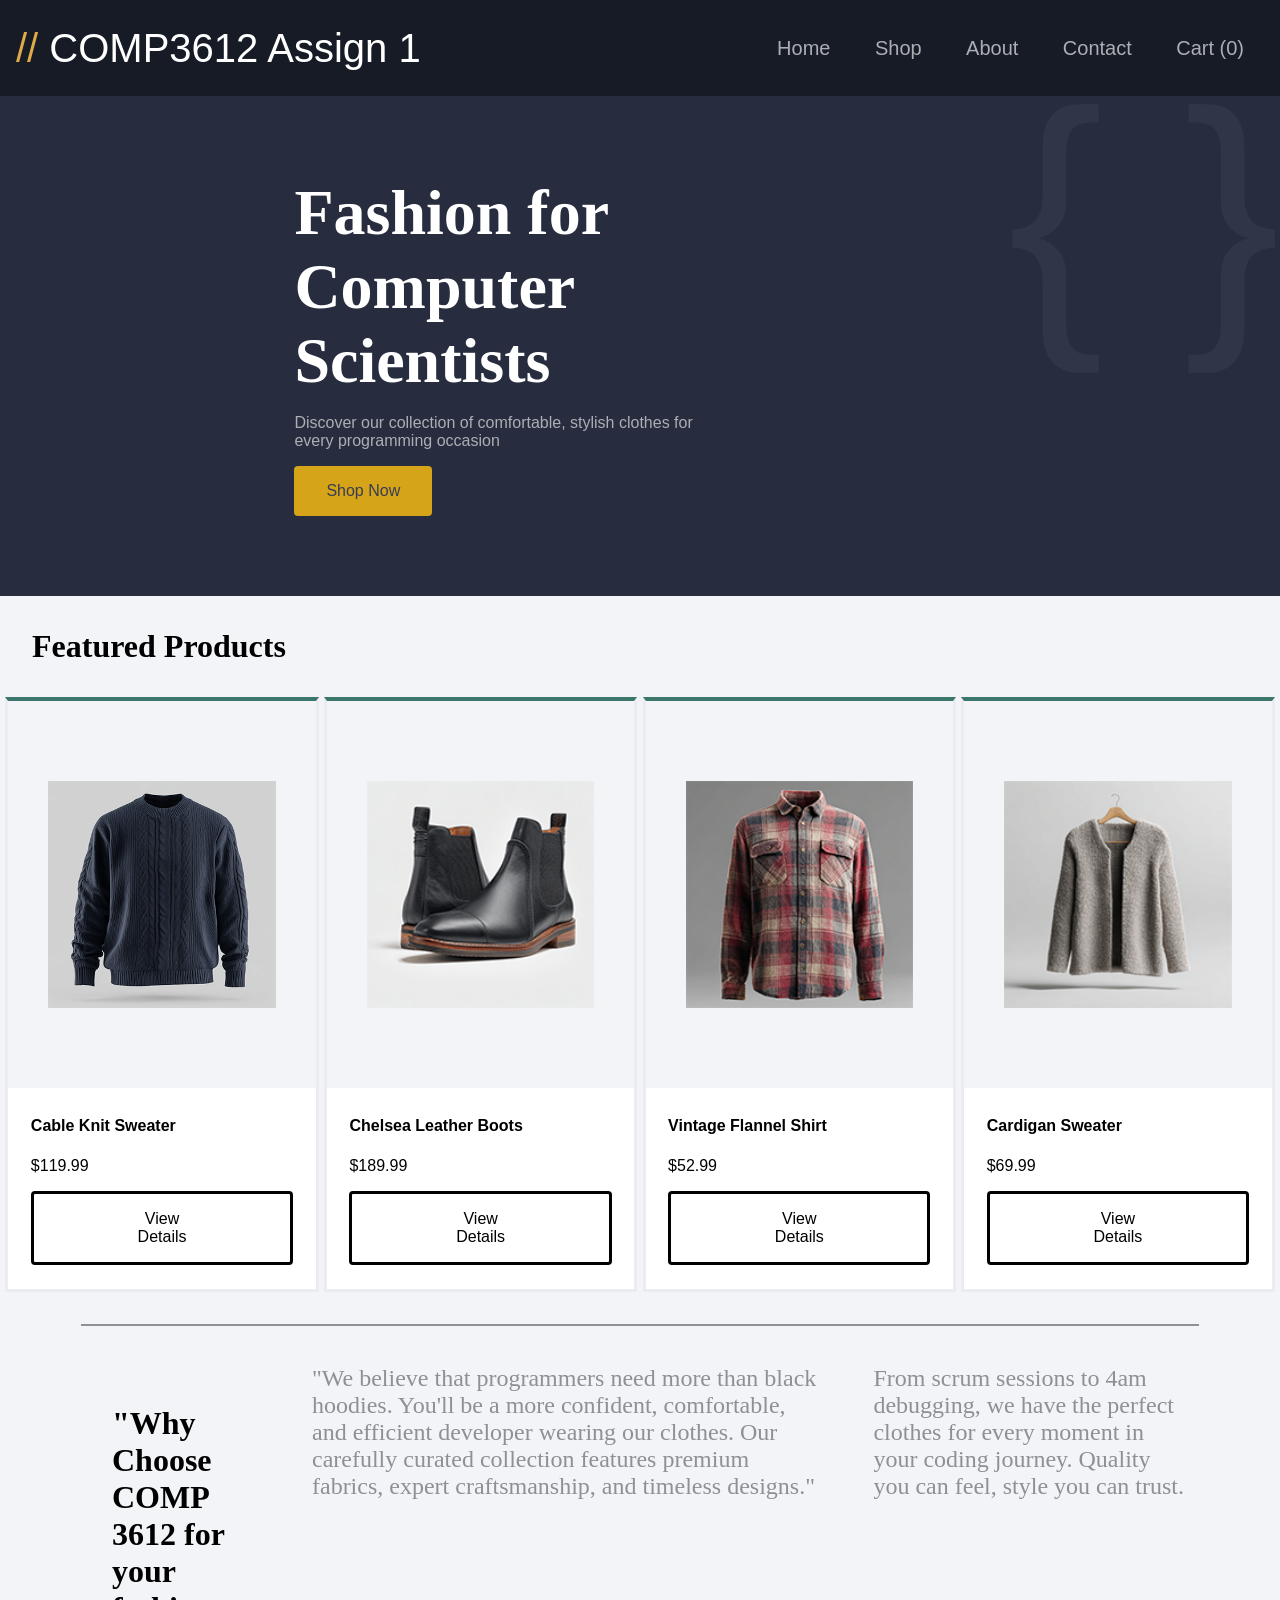
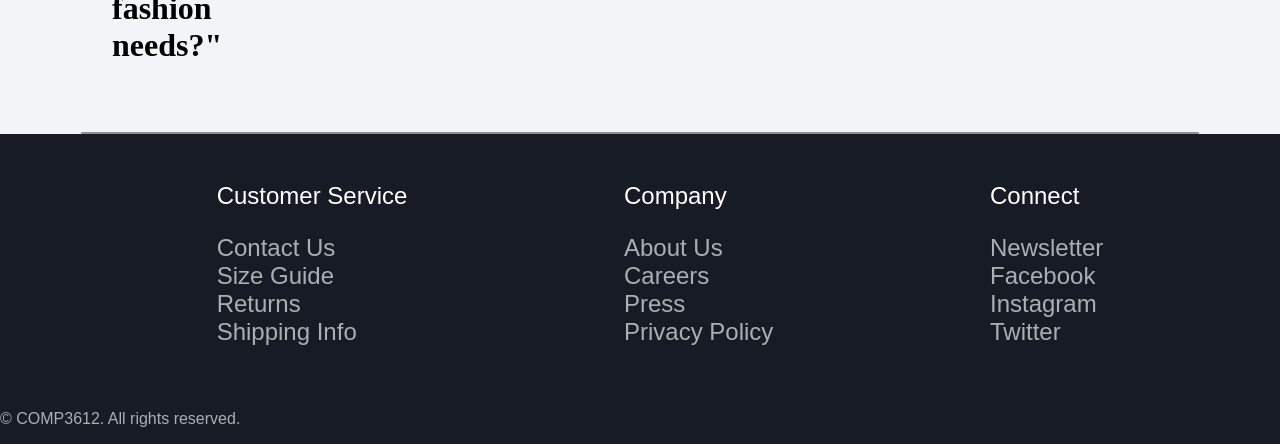
<file: assign1/instructions/index.html>
<!DOCTYPE html>
<html lang="en">
<head>
    <link rel="stylesheet" href="styles.css">
</head>
<body>
    <!-- Navigation -->
    <header>
        <h1><span>//</span> COMP3612 Assign 1</h1>
        <div class="nav-buttons">
            <a href="index.html" class="home">Home</a>
            <a href="#">Shop</a>
            <a href="about.html">About</a>
            <a href="#">Contact</a> 
            <a href="#">Cart (0)</a>
        </div>
    </header>

    <main>
        <!-- Hero Banner -->
        <section class="banner">
            <!--Scout Louden helped me with line 23 -->
            <span class="braces" aria-hidden="true">{ }</span>
            <h2>Fashion for 
                Computer 
                Scientists</h2>
            <p>Discover our collection of comfortable, stylish clothes for every programming occasion</p>
            <a href="#"> Shop Now </a>
        </section>

        <!-- Product Section -->
        <main class="container">
            <h3>Featured Products</h3>

            <article class="cards">

                <article class="card">

                    <figure id="Shirt">
                    <img src="../data/images/003-medium-front.png" alt="Featured Shirt"> 
                    </figure>
                    <div class="card-content">
                        <h4>Cable Knit Sweater</h4>
                        <p>$119.99</p>
                        <div class="card-actions">
                        <a href="product.html">View Details</a>
                        </div>
                    </div>
                </article>
                
                <article class="card">

                    <figure id="Boots">
                    <img src="../data/images/008-small-front.png" alt="Chelsea Leather Boots"> 
                    </figure>
                    <div class="card-content">
                        <h4>Chelsea Leather Boots</h4>
                        <p>$189.99</p>
                        <div class="card-actions">
                        <a href="product.html">View Details</a>
                        </div>
                    </div>
                </article>

                <article class="card">

                    <figure id="Flannel">
                    <img src="../data/images/011-small-front.png" alt="Vintage Flannel Shirt">
                    </figure>
                    <div class="card-content">
                        <h4>Vintage Flannel Shirt</h4>
                        <p>$52.99</p>
                        <div class="card-actions">
                        <a href="#">View Details</a>
                        </div>
                    </div>
                
                </article>
               
                

                <article class="card">

                    <figure id="Cardigan">
                    <img src="../data/images/009-small-front.png" alt="Cardigan Sweater"> 
                    </figure>
                    <div class="card-content">
                        <h4>Cardigan Sweater</h4>
                        <p>$69.99</p>
                        <div class="card-actions">
                        <a href="#">View Details</a>
                        </div>
                    </div>
                
                </article>
            
        </main>

        <!--Description section-->
        <section class="description">
            <h5>"Why Choose COMP 3612 for your fashion needs?"</h5>
            <p>"We believe that programmers need more than black hoodies.
                You'll be a more confident, comfortable, and efficient developer wearing our clothes.
                Our carefully curated collection features premium fabrics, expert craftsmanship, and timeless designs."</p>
            <p> From scrum sessions to 4am debugging, we have the perfect clothes for every moment in your coding journey.
                Quality you can feel, style you can trust.</p>
        </section>


        <!--Footer section-->
       <footer>
            <ul class= "customerservice">
                <p> Customer Service</p>
                <li> <a href = #> Contact Us</a> </li>
                <li> <a href = #> Size Guide </a> </li>
                <li> <a href = #> Returns</a> </li>
                <li> <a href = #> Shipping Info </a> </li>
            </ul>
 
            <ul class = "company">
                <p> Company </p>
                <li> <a href = #> About Us</a> </li>
                <li> <a href = #> Careers</a> </li>
                <li> <a href = #> Press</a> </li>
                <li> <a href = #> Privacy Policy</a> </li>
            </ul>

            <ul class = "connect">
                <p>Connect</p>
                <li> <a href = #> Newsletter</a> </li>
                <li> <a href = #> Facebook</a> </li>
                <li> <a href = #> Instagram</a> </li>
                <li> <a href = #> Twitter</a> </li>
            </ul>
            <p class="copyright">&copy COMP3612. All rights reserved.</p>
        </footer>
    </main>


</body>
</html>
</file>
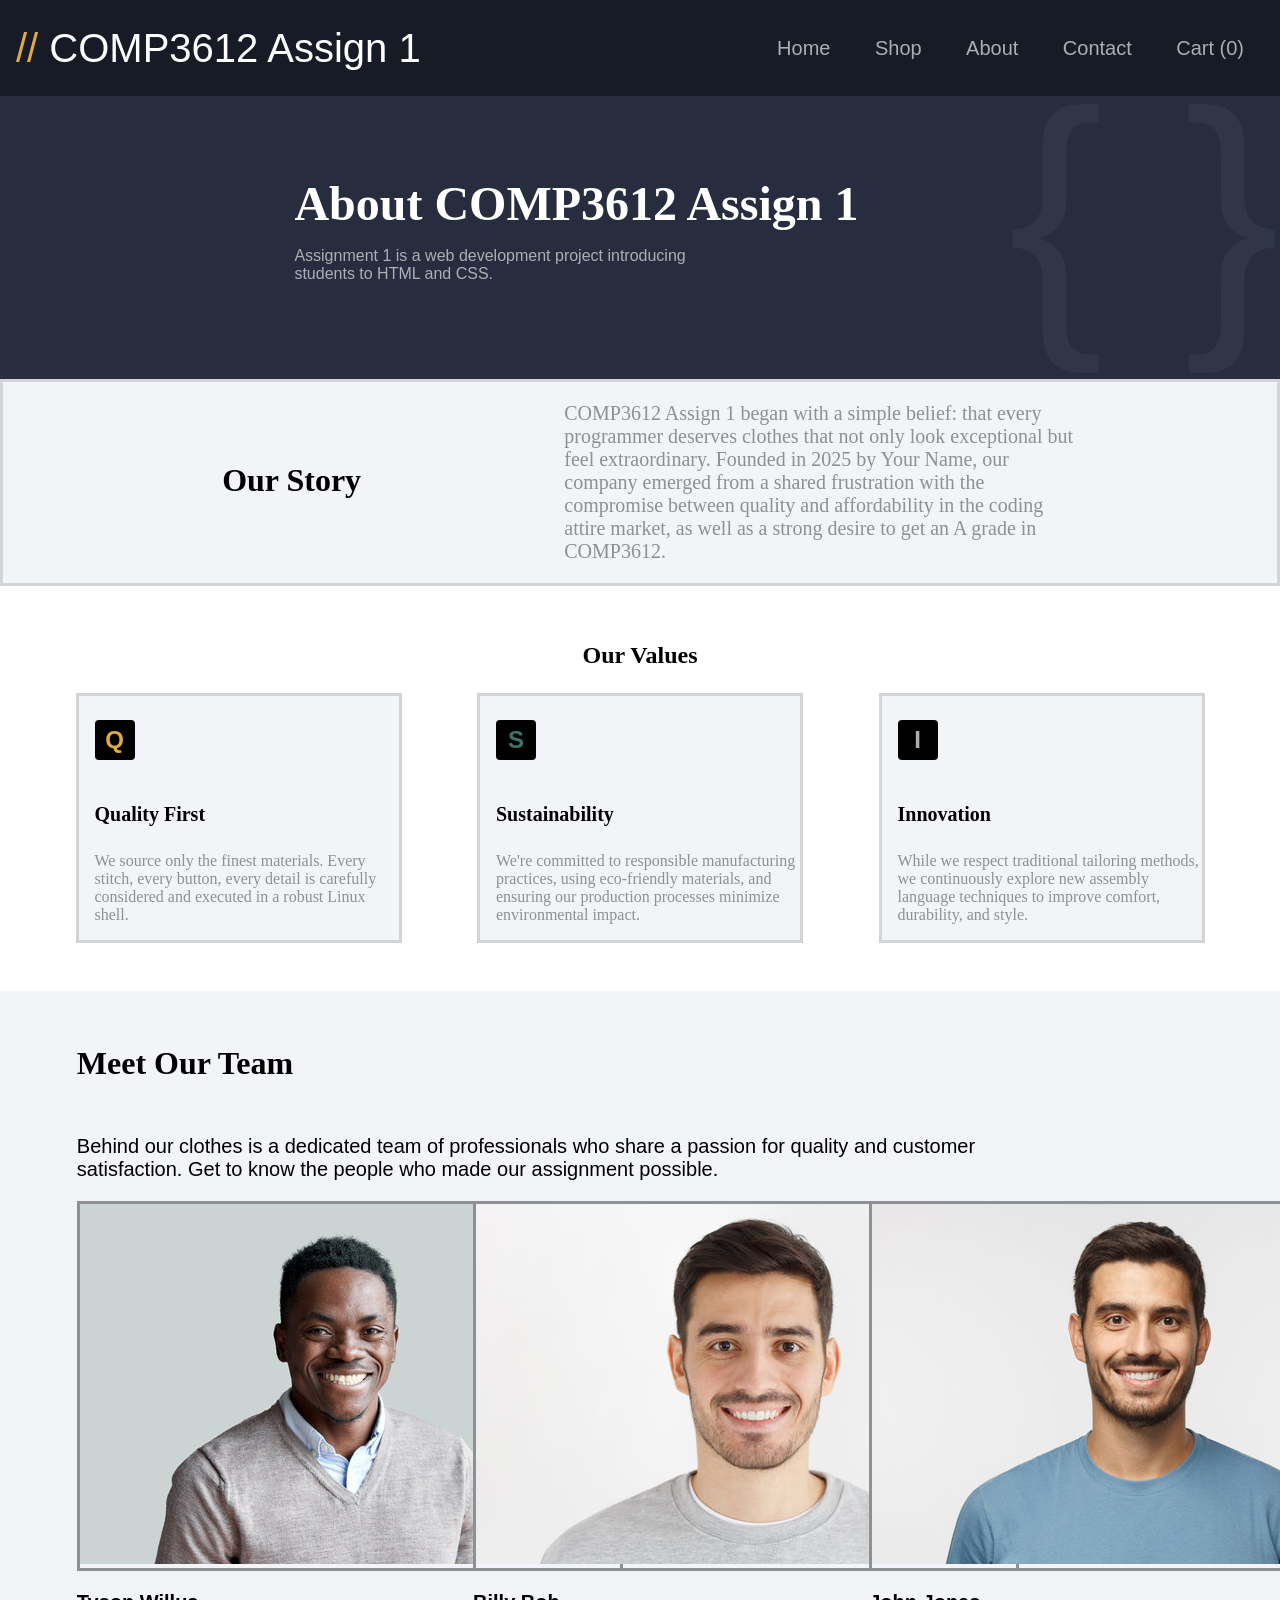
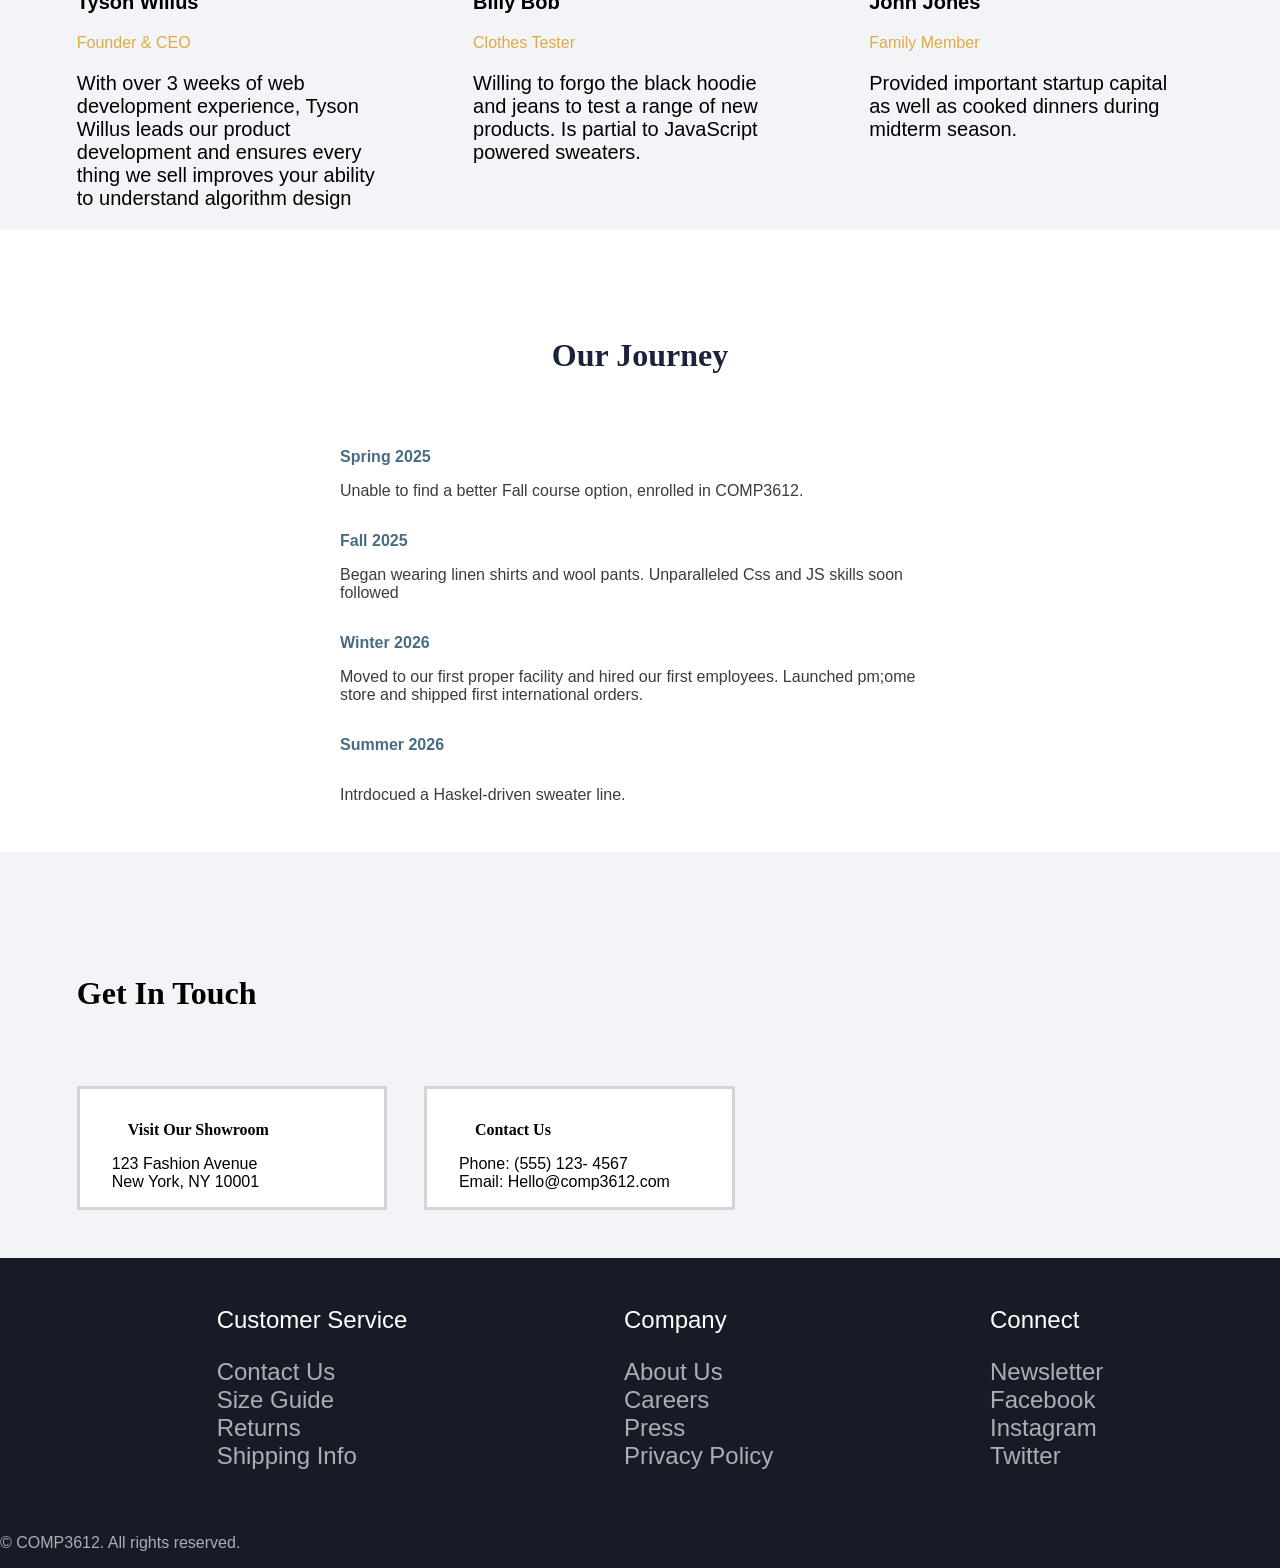
<file: assign1/instructions/about.html>
<!DOCTYPE html>
<html lang="en">
<head>
    <link rel="stylesheet" href="styles.css">
</head>
<body>
    <!-- Navigation -->
    <header>
        <h1><span>//</span> COMP3612 Assign 1</h1>
        <div class="nav-buttons">
            <a href="index.html">Home</a>
            <a href="#">Shop</a>
            <a href="about.html">About</a>
            <a href="#">Contact</a> 
            <a href="#">Cart (0)</a>
        </div>
    </header>

    <!--Hero Banner 2-->
     <main>
        <section class="banner2">
            <!--Scott Louden helped me with line 23 -->
            <span class="braces" aria-hidden="true">{ }</span>
            <h2>About COMP3612 Assign 1</h2>
            <p>Assignment 1 is a web development project introducing students to HTML and CSS.</p>
        </section>


    <!-- Our Story section -->
    <section class="story">
        <h3>Our Story </h3>
        <p> COMP3612 Assign 1 began with a simple belief: 
            that every programmer deserves clothes that not only look exceptional but feel extraordinary. 
            Founded in 2025 by Your Name, 
            our company emerged from a shared frustration with the compromise between quality
            and affordability in the coding attire market, as well as a strong desire to get an A grade in COMP3612.</p>
    </section>

     <!--Our Values section -->
    <section class="values">
        <p class="valuesheader">Our Values</p>
            <section class="value-card">
                <div class="q-box" style="color: #DFAB46;">Q</div>
                <h4>Quality First</h4>
                <p>We source only the finest materials.
                    Every stitch, every button, every detail
                    is carefully considered and executed in a robust Linux
                    shell.
                </p>
            </section>
            <section class="value-card">
                <div class="s-box" style="color: #3a766b;">S</div>
                <h4>Sustainability</h4>
                <p>We're committed to responsible manufacturing practices,
                    using eco-friendly materials, and ensuring our production
                    processes minimize environmental impact.
                </p>
            </section>
            <section class="value-card">
                <div class="i-box" style="color: #abafb4;">I</div> 
                <h4>Innovation</h4>
                <p>While we respect traditional tailoring
                    methods, we continuously explore new assembly
                    language techniques to improve comfort,
                    durability, and style.
                </p>
            </section>
    </section>
       
    <!--Meet our team section-->
    <section class ="meetteambanner">
        <h5>Meet Our Team</h5>
        <p>Behind our clothes is a dedicated team of professionals
            who share a passion for quality and customer satisfaction.
            Get to know the people who made our assignment possible.
        </p>
        
        <article class = "teamcard">
            <figure class="team-photo">
                <img src = "../data/images/team 1.jpg" alt = "Photo 1">
            </figure>
            
            <p class="yourname"> Tyson Willus</p>
            <div class="jobtitle">Founder & CEO</div>
            <p>With over 3 weeks of web development experience, Tyson Willus
                leads our product development and ensures every thing 
                we sell improves your ability to understand algorithm design</p>
        </article>

        <article class = "teamcard">
            <figure class="team-photo">
                <img src = "../data/images/team 2.jpg" alt = "Photo 2">
            </figure>
        
            <p class="yourname"> Billy Bob</p>
            <div class="jobtitle">Clothes Tester</div>
            <p>Willing to forgo the black hoodie and jeans to test a range of new
                products. Is partial to JavaScript powered sweaters.
            </p>
            
        </article>
         <article class = "teamcard">
            <figure class="team-photo">
                <img src = "../data/images/team 3.jpg" alt = "Photo 3">
            </figure>
            
            <p class="yourname"> John Jones</p>
            <div class="jobtitle">Family Member</div>
            <p>Provided important startup capital as well as cooked
                dinners during midterm season.
            </p>
        </article>
    
    </section>

    <!-- Our Journey section-->
    <section class="journey">
            <h6>Our Journey</h6>
        <ul class="journey-list">
            <li> <div class = "season">Spring 2025</div> 
                <p>Unable to find a better Fall course option, enrolled in COMP3612.</p> 
            </li>

            <li> <div class = "season">Fall 2025</div>
                <p>Began wearing linen shirts and wool pants. Unparalleled Css and JS skills soon followed</p>
            </li>

            <li> <div class = "season">Winter 2026</div> 
                <p>Moved to our first proper facility and hired our first employees. Launched pm;ome store and shipped first international orders.</p>
            </li>
            <li> <div class = "season"> Summer 2026</div> </li>
            <p>Intrdocued a Haskel-driven sweater line.</p>
            </li>
        </ul>
    </section>


    <!--Get in Touch section-->
    <section class="contact">
        <h6>Get In Touch</h6>
        <article class ="contactcard">
            <div> Visit Our Showroom</div>
            <p>123 Fashion Avenue</p>
            <p>New York, NY 10001</p>
        </article>

        <article class ="contactcard">
            <div> Contact Us</div>
            <p>Phone: (555) 123- 4567</p>
            <p>Email: Hello@comp3612.com</p>
        </article>

    </section>

    <!-- Footer Section -->
    <footer>
            <ul class= "customerservice">
                <p> Customer Service</p>
                <li> <a href = #> Contact Us</a> </li>
                <li> <a href = #> Size Guide </a> </li>
                <li> <a href = #> Returns</a> </li>
                <li> <a href = #> Shipping Info </a> </li>
            </ul>

            <ul class = "company">
                <p> Company </p>
                <li> <a href = #> About Us</a> </li>
                <li> <a href = #> Careers</a> </li>
                <li> <a href = #> Press</a> </li>
                <li> <a href = #> Privacy Policy</a> </li>
            </ul>

            <ul class = "connect">
                <p>Connect</p>
                <li> <a href = #> Newsletter</a> </li>
                <li> <a href = #> Facebook</a> </li>
                <li> <a href = #> Instagram</a> </li>
                <li> <a href = #> Twitter</a> </li>
            </ul>
            <p class="copyright">&copy COMP3612. All rights reserved.</p>
        </footer>

    </main>
</body>
</html>
</file>
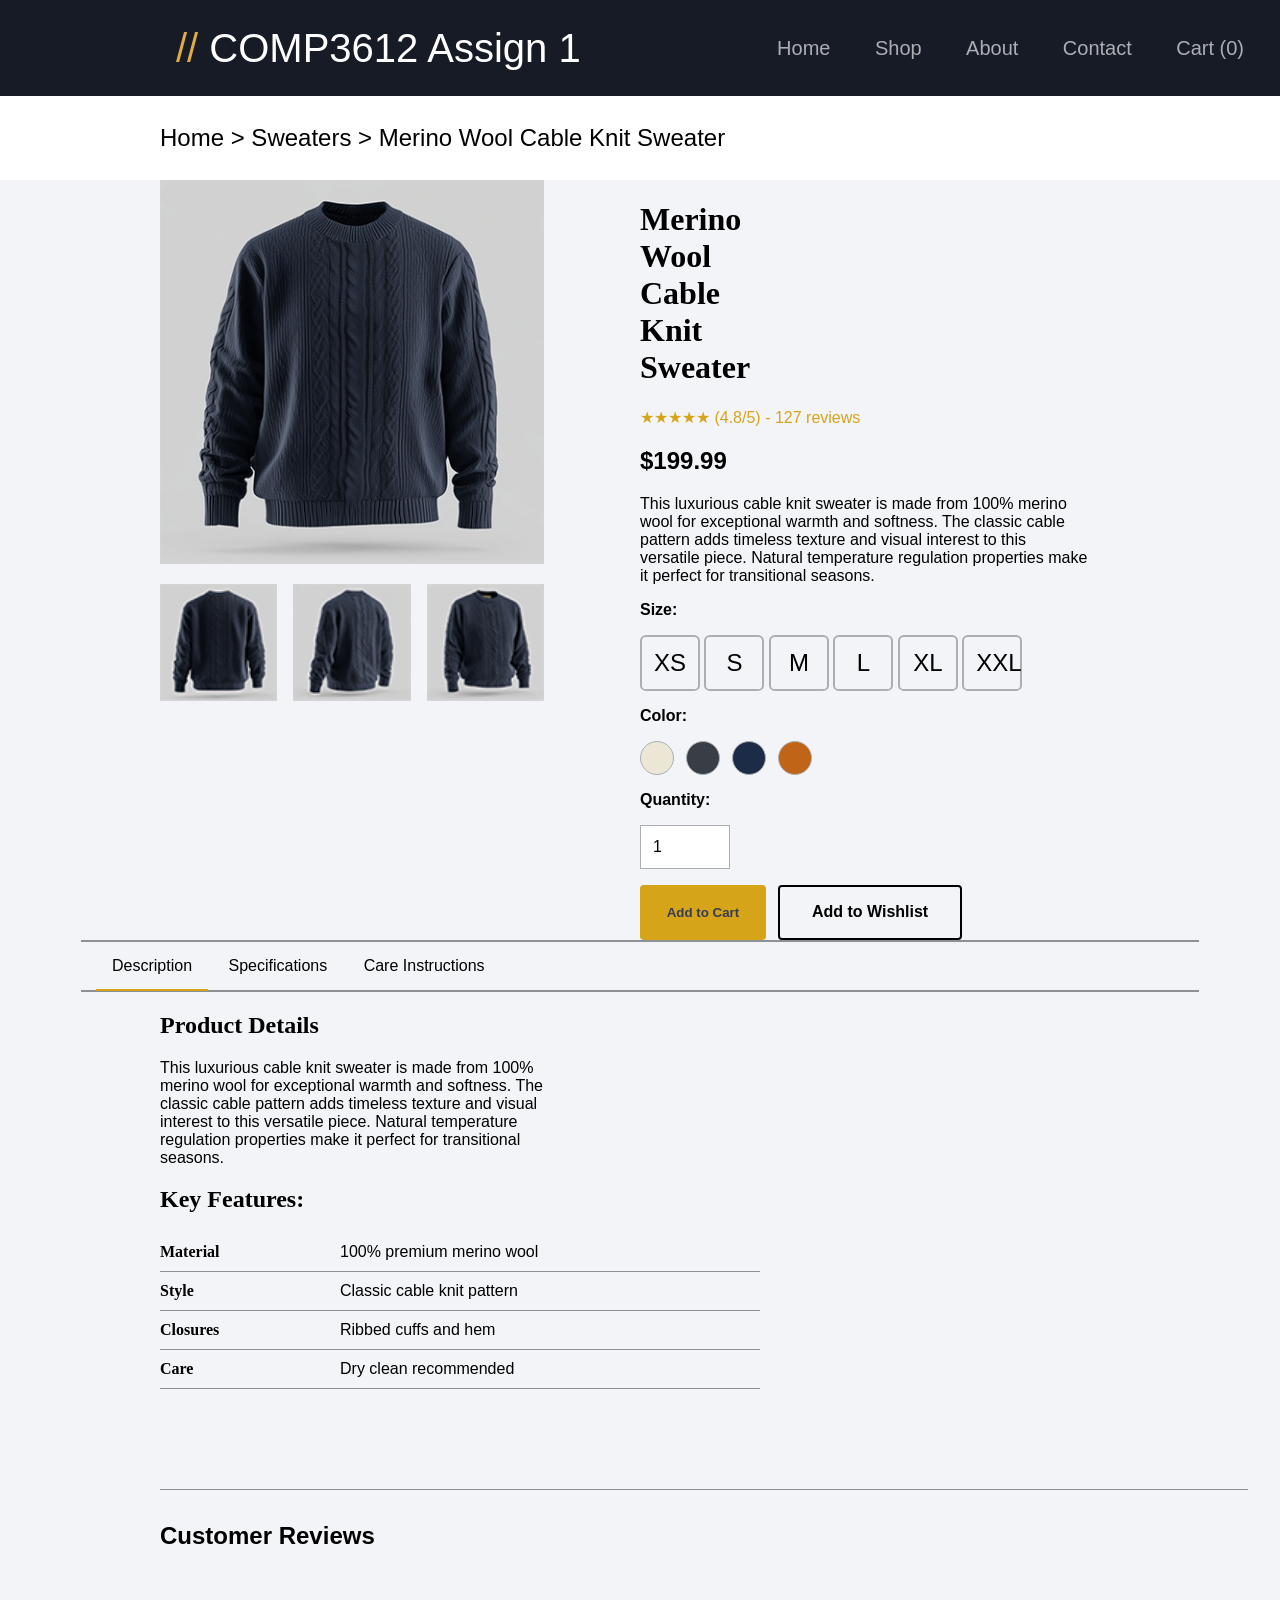
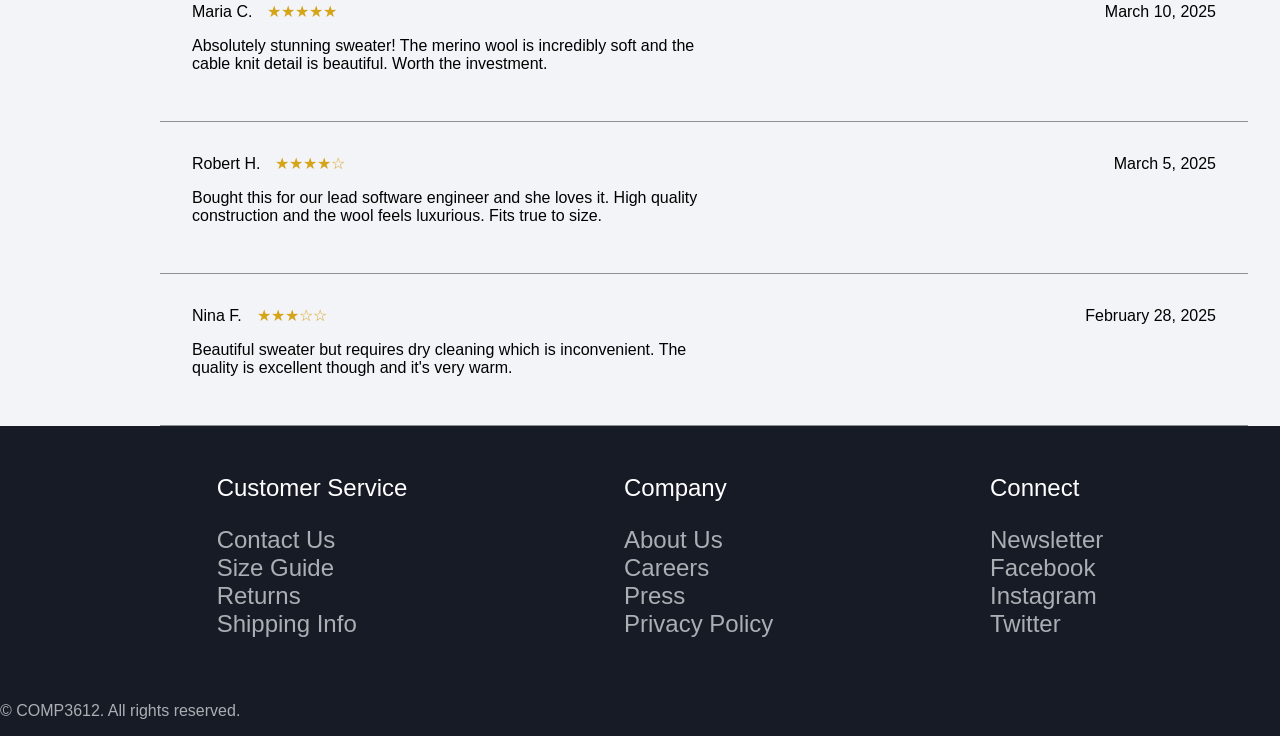
<file: assign1/instructions/product.html>
<!DOCTYPE html>
<html lang="en">
<head>
    <link rel="stylesheet" href="styles.css">
</head>
<body>
    <!-- Navigation -->
    <header class="productheader">
        <h1><span>//</span> COMP3612 Assign 1</h1>
        <div class="nav-buttons">
            <a href="index.html">Home</a>
            <a href="#">Shop</a>
            <a href="about.html">About</a>
            <a href="#">Contact</a> 
            <a href="#">Cart (0)</a>
        </div>
    </header>


    <!--Breadcrumb trail-->
    <section class="breadcrumb">
        <p>Home > Sweaters > Merino Wool Cable Knit Sweater</p>
    </section>

    <!--Product showcase-->
    <div class="grid-container">
        <div class = "images">
            <img src = "../data/images/003-medium-front.png" alt="Main Shirt">
            <div class = "small-images">
                <img src = "../data/images/003-thumb-back.png" alt="Small Shirt">
                <img src = "../data/images/003-thumb-back-angle.png" alt="Small Shirt">
                <img src = "../data/images/003-thumb-front-angle.png" alt="Small Shirt"> 
            </div>

        </div>
        <div class = "details">
            <h1>Merino Wool Cable Knit Sweater</h1>
            <div class = "reviews">
                <p>&#9733;&#9733;&#9733;&#9733;&#9733; (4.8/5) - 127 reviews </p>
            </div>
            <h2>$199.99</h2>
            <p> This luxurious cable knit sweater is made from 100% merino wool for exceptional warmth and softness. The classic cable pattern adds timeless texture and visual interest to this versatile piece. Natural temperature regulation properties make it perfect for transitional seasons.</p>
            <h3>Size:</h3>
            <div class = "size-options">
                <a href = "#">XS</a>
                <a href = "#">S</a>
                <a href = "#">M</a>
                <a href = "#">L</a>
                <a href = "#">XL</a>
                <a href = "#">XXL</a>
            </div>
            <h3>Color:</h3>
            <div class = "color">
                <div class = "color1" style = "background-color: #ece6d4;"></div>
                <div class = "color2" style = "background-color: #393d46;"></div>
                <div class = "color3" style = "background-color: #1c2b46;"></div>
                <div class = "color4" style = "background-color: #c06517;"></div>
                
            </div>
            <h3>Quantity:</h3>
            <div class = "quantity">
                <p>1</p>
            </div>

            <div class = "buttons">
                    <form method="post" action="https://www.randyconnolly.com/tests/process.php">
                        <input type = "submit" value="Add to Cart"/>
                    </form>

                <a href = "#">Add to Wishlist</a>
            </div>
        </div>
    </div>

    <!--Navigation Specifications Care Instructions section-->
    <div class="description">
        <div class = "tabs">
            <a href ="#" class="active"> Description</a>
            <a href ="#"> Specifications</a>
            <a href ="#"> Care Instructions</a>
        </div>
    </div> 

    <!--Product Details-->
    <section class="productdetails">
        <h1> Product Details </h1>
        <p> This luxurious cable knit sweater is made from 100% merino wool for exceptional warmth and softness. The classic cable pattern adds timeless texture and visual interest to this versatile piece. Natural temperature regulation properties make it perfect for transitional seasons.</p>
        <div class = "features">
            <h2>Key Features:</h2>
            <div class = "featuresrow">
                <div>Material</div>
                <p>100% premium merino wool</p>
            </div>

            <div class = "featuresrow">
                <div>Style</div>
                <p>Classic cable knit pattern</p>
            </div>

            <div class = "featuresrow">
                <div>Closures</div>
                <p>Ribbed cuffs and hem</p>
            </div>

            <div class = "featuresrow">
                <div>Care</div>
                <p>Dry clean recommended</p>
            </div>

    </section>

    <!--Customer reviews section-->
    <section class = "customerreviews">
        <h1>Customer Reviews</h1>
        <div class="customer">
            <div class="review-top">
                <div class="name-and-stars">
                    <span class="name">Maria C.</span>
                    <span class="stars">&#9733;&#9733;&#9733;&#9733;&#9733;</span>
                </div>
                <span class="date">March 10, 2025</span>
            </div>
            <p>Absolutely stunning sweater! The merino wool is incredibly soft and the cable knit detail is beautiful. Worth the investment.</p>
        </div>

        <div class="customer">
            <div class="review-top">
                <div class="name-and-stars">
                    <span class="name">Robert H.</span>
                    <span class="stars">&#9733;&#9733;&#9733;&#9733;&#9734;</span>
                </div>
                <span class="date">March 5, 2025</span>
            </div>
            <p>Bought this for our lead software engineer and she loves it. High quality construction and the wool feels luxurious. Fits true to size.</p>
        </div>

        <div class="customer">
            <div class="review-top">
                <div class="name-and-stars">
                    <span class="name">Nina F.</span>
                    <span class="stars">&#9733;&#9733;&#9733;&#9734;&#9734;</span>
                </div>
                <span class="date">February 28, 2025</span>
            </div>
            <p>Beautiful sweater but requires dry cleaning which is inconvenient. The quality is excellent though and it's very warm.</p>
        </div>
        



    </section>
    <!-- Footer section -->
    <footer>
        <ul class= "customerservice">
            <p> Customer Service</p>
            <li> <a href = #> Contact Us</a> </li>
            <li> <a href = #> Size Guide </a> </li>
            <li> <a href = #> Returns</a> </li>
            <li> <a href = #> Shipping Info </a> </li>
        </ul>
 
        <ul class = "company">
            <p> Company </p>
            <li> <a href = #> About Us</a> </li>
            <li> <a href = #> Careers</a> </li>
            <li> <a href = #> Press</a> </li>
            <li> <a href = #> Privacy Policy</a> </li>
        </ul>

        <ul class = "connect">
            <p>Connect</p>
            <li> <a href = #> Newsletter</a> </li>
            <li> <a href = #> Facebook</a> </li>
            <li> <a href = #> Instagram</a> </li>
            <li> <a href = #> Twitter</a> </li>
        </ul>
        <p class="copyright">&copy COMP3612. All rights reserved.</p>
    </footer>

</body>
</html>
</file>
<file: assign1/instructions/styles.css>
body {
    margin: 0;
    padding: 0;
    font-family:   Roboto, Arial, sans-serif;
    font-size: 1em;
    background-color:#f3f4f7 ;
}

header {
    padding: 0 1em;
    background-color: #171b26;
    height: 6em;
    display: flex;
    justify-content: space-between;
    align-items: center;
   
}

header h1{
    color: #FFFFFF;
    font-size: 2.5em;
    font-family: 'Consolas', sans-serif;
    font-weight: normal;
}

header h1 span {
    color: #DFAB46;
    font-family: 'Consolas', sans-serif;
}

.nav-buttons a {
    background-color:#171b26;
    color: #abafb4;
    font-family: 'Roboto', sans-serif;
    text-decoration: none;
    display: inline-block;
    padding: 0.5em 1em;
    border: none;
    border-radius: 0.25rem;
    cursor: pointer;
    font-size: 1.25em;
}

.nav-buttons a:hover {
    background-color: #34495e; 
}

.banner {
    background-color: #272d3f;
    color: #FFFFFF;
    display: flex;
    flex-direction: column;
    align-items: flex-start;
    text-align: left;
    padding: 5rem 23%;

}

.banner h2 {
    font-size: 4rem;
    font-weight: bold;
    font-family: 'Playfair Display';
    max-width: 25rem;
    margin: 0;
}

.banner p {
    font-size: 1em;
    font-family: 'Roboto', sans-serif;
    color: #abafb4;
    max-width: 26rem;
    margin: 1;
}

.banner a {
    background-color: #d6a419;
    color: #373c52;
    text-decoration: none;
    display: inline-block;
    padding: 1em 2em;
    border: none;
    border-radius: 0.25rem;
    cursor: pointer;
}

.braces {
  position: absolute;
  top: 3rem;
  right: 0;
  font-family: 'Consolas', sans-serif;
  font-size: 18rem;
  color: #303647;
}

.container h3{
    font-family: 'Playfair Display';
    font-size: 2rem;
    margin: 2rem 2rem;
    
}


.cards {
    display: flex;
    justify-content: space-evenly;
    flex-wrap: wrap;

    .card {
	    background: #f3f4f7;
	    margin-bottom: 2em;	
        padding: 0;
        width: 24%;
        border: 3px solid #ebecf1;
        align-items: center;
        border-top: 4px solid #3a766b;

    }
    .card img {
        width: 100%;
        display:block;
        margin: 5rem auto;

    }

    .card-content {
	    padding: 0.5em 1.4em 0 1.4em;
	    font-size: 1rem; 
        background-color: white;

    }

    .card-actions {
        text-align: center;
        padding-bottom: 1.5em; /* Optional: Adds spacing below the button */
    }
    .card-actions a{
        background-color: #FFFFFF;
        color: black;
        text-decoration: none;
        display: inline-block;
        padding: 1em 6em;
        border: none;
        border-radius: 0.25rem;
        cursor: pointer;
        border: 3px solid black;
    }

    .card:hover{
        border: 3px solid black;
        border-top: 3px solid #DFAB46;
        .card-actions a{
            background-color: black;
            color: white;
        }
        
    }
}

.description{
    background-color: white;
}
.description h5{
    font-size: 2rem;
    font-family: 'Playfair Display';
    margin-top: 1rem;
    padding: 3rem 0 0 1rem;

}

.description p{
    font-family: 'Robotos';
    max-width: 50%;
    font-size: 1.5rem;
    padding: 0 0 0 1rem;
    color: #8d9094;
}

footer{
    display:flex;
    background-color: #171b26;
    justify-content: space-evenly;
    color: white;
    flex-wrap:wrap;


    .customerservice, .company, .connect{
        color: white;
        list-style: none;
        font-family: 'Consolas', sans-serif;
        font-size: 1.5rem;

        
    }
    .customerservice a, .company a, .connect a{
        text-decoration: none;
        color: #abafb4;
        margin-bottom: 12px;
        
    }  
}
.copyright {
  width: 100%; 
  text-align: left; 
  margin-top: 40px; 
  color:#abafb4;
}

/*start of about.html styles*/
.banner2 {
    background-color: #272d3f;
    color: #FFFFFF;
    display: flex;
    flex-direction: column;
    align-items: flex-start;
    text-align: left;
    padding: 5rem 23%;

}

.banner2 h2 {
    font-size: 3rem;
    font-weight: bold;
    font-family: 'Playfair Display';
    max-width: 50rem;
    margin: 0;
}

.banner2 p {
    font-size: 1em;
    font-family: 'Roboto', sans-serif;
    color: #abafb4;
    max-width: 26rem;
    margin: 1;
}

.story {
    display: flex;
    justify-content: space-evenly;
    flex-wrap: wrap;
    border: 3px solid #d2d4d8; 



}
.story h3 {
    font-size: 2rem;
    font-family: 'Robotos';
    padding: 3rem 0 0 1rem;
}

.story p {
    font-size: 1.25rem;
    color: #8d9094;
    max-width: 40%;
    font-family: 'Consolas';
}


.values {
    display: flex;
    justify-content: space-evenly;
    flex-wrap: wrap;
    background-color: white;
    padding: 1rem 0em 3rem 0rem;

}

.value-card {
    border: 3px solid #d2d4d8;
    background-color: #f3f4f7;
    width: 25%;
    color: #8d9094;
    

}
.value-card h4 {
    font-size: 1.25rem;
    color: black;
    width: 100%;
    font-family: "Robotos";
    padding: 0 0 0 1rem;
}

.value-card p {
    padding: 0 0 0 1rem;
    font-family: 'Consolas';

}
.valuesheader {
    width: 100%; 
    text-align: center; 
    margin-top: 40px;
    color: black;
    font-size: 1.5rem;
    font-weight: bolder;
    font-family: "Robotos";
}

.i-box, .q-box, .s-box {
    background-color: black;
    width: 2.5rem;
    height: 2.5rem;
    display: inline-flex;
    justify-content: center;
    align-items: center;
    border-radius: 0.25rem;    
    font-size: 1.5rem;
    font-weight: bold;
    margin: 1rem;
    margin-top: 1.5rem;
    font-family: 'Consolas', sans-serif;
}

.meetteambanner {
    padding: 0 1rem 0 6%;
}

.meetteambanner h5{
    font-style: bold;
    font-size: 2rem;
    font-family: 'Robotos';
}

.meetteambanner p{
    font-size: 1.25rem;
    width: 80%;
    font-family: 'Consolas', sans-serif;
}

.team-photo{
   display: inline-block;
   border: 3px solid #8d9094;
   margin: 0;
   

}

.teamcard {
    display: inline-block;
    width: 33%;
    vertical-align: top;
    
}
.jobtitle{
   color: #DFAB46;
}

.yourname {
    font-weight: bold;
}

.journey{
    background-color: white;
}

.journey {
    text-align: center;
    padding: 2rem;
}

.journey h6 {
    color: #1a233a;
    font-size: 2rem;
    font-family: 'Robotos';
}


.journey-list {
    list-style: none; 
    padding: 0;
    margin: 0 auto; 
    max-width: 600px; 
    text-align: left; 
}


.journey-list li {
    margin-bottom: 2rem; 
}


.journey-list .season {
    font-weight: bold;
    color: #4a6c82; 
    font-family: 'Consolas', sans-serif; 

}

.journey-list p {
    color: #3b3c40;
    font-family: 'Consolas', sans-serif;
}

.contact {
    background-color: #f3f4f7;
    padding: 3rem 0 3rem 6%;
    
}
.contact h6 {
    font-family:  'Robotos';
    font-size: 2rem;
}

.contactcard{
    border: 3px solid #d2d4d8;
    background-color: white;
    width: 20%;
    display: inline-block;
    padding: 1rem 2rem 1rem 2rem;
    margin-right: 2rem;

}

.contactcard div{
    font-family: 'Robotos';
    font-weight: bold;
    margin: 1rem;
    
}
 
.contactcard p{
    font-family: 'Consolas', sans-serif;
    margin: 0;
}

/*start of product.html*/

.productheader header {
    padding: 0 1em;
    background-color: #171b26;
    height: 6em;
    display: flex;
    justify-content: space-between;
    align-items: center;
   
}

.productheader h1{
    color: #FFFFFF;
    font-size: 2.5em;
    font-family: 'Consolas', sans-serif;
    font-weight: normal;
    padding-left: 10rem;
}

.productheader h1 span {
    color: #DFAB46;
    font-family: 'Consolas', sans-serif;
}


.breadcrumb{
    font-family: 'Consolas', sans-serif;
    font-size: 1.5rem;
    background-color: white;
    padding: 0.25rem;
    padding-left: 10rem;
}

.grid-container {
    display: grid;
    grid-template-columns: 1fr 1fr;

}

.images{
    padding-left: 10rem;
}

.images img{
    width: 80%;
    height: auto;
    margin-bottom: 1rem;
}

.small-images{
    display: flex;
    width: 80%;
    gap: 1rem;
}

.details h1{
    font-family: 'Robotos';
    width: 20%;
}

.reviews {
    color:#d6a419;
}

.details h2{
    font-family: 'Consolas', sans-serif;
}

.details p {
    font-family: 'Consolas', sans-serif;
    width: 70%;
}

.details h3{
    font-family: 'Consolas', sans-serif;
    font-size: 1rem;
    padding-bottom: 0;
}

.size-options a{
    border: 2px solid #abafb4;
    font-size: 1.5rem;
    display: inline-block;
    width: 5%;
    text-align: center;
    padding: 0.75rem;
    text-decoration: none;
    color: black;
    border-radius: 10%;
    }

.size-options a:hover{
    background-color: #abafb4;
    color: #898d92;
    }

.color {
    display: flex;
    gap: 12px;
}

.color div{
   width: 32px;
   height: 32px;
   border-radius: 50%;
   border: 1px solid #abafb4; 
}

.quantity p {
    border: 1px solid #abafb4;
    background-color: white;
    padding: 0.75rem;
    width: 10%;
}

.buttons{
    display: flex;
    gap: 12px;
}
.buttons input {
    background-color:#d6a419;
    color: #373c52;
    text-decoration: none;
    display: inline-block;
    padding: 1.5em 2em;
    border: none;
    border-radius: 0.25rem;
    cursor: pointer;
    font-weight: bolder;
}

.buttons a{
    color: black;
    text-decoration: none;
    display: inline-block;
    padding: 1em 2em;
    border: none;
    border-radius: 0.25rem;
    cursor: pointer;
    border: 2px solid black;
    font-weight: bolder;
}

.description{
    display:flex;
    gap: 2rem;
    border-top: 2px solid #8d9094;
    border-bottom: 2px solid #8d9094;
    background-color: #f3f4f7;
    width: 85%;
    margin: 0 auto;
    padding: 15px;

}

.active{
    border-bottom: 2px solid #d6a419;
}

.tabs a{
    text-decoration: none;
    font-family: 'Consolas', sans-serif;
    color: black;
    padding: 15px 1rem 15px 1rem;
}



.productdetails{
    padding-left: 10rem;
    padding-bottom: 5rem;
}
.productdetails h1{
    font-family: 'Robotos';
}

.productdetails p{
    font-family: 'Consolas', sans-serif;
    width: 37%;
}

.features{
    max-width: 600px;
    font-family: 'Robotos';
}
.featuresrow {
    display:flex;
    padding: 10px 0;
    border-bottom : 1px solid #8d9094;
    
    
}

.featuresrow div{
    width: 30%;
    font-weight: bold;
    font-family: 'Robotos';
}

.featuresrow p{
    width: 70%;
    text-align: left;
    margin: 0;
}


.customerreviews {
    width: 85%;
    padding-left: 10rem;
}
.customerreviews h1{
    padding-top: 2rem;
    border-top: 1px solid #8d9094;
}

.customer{
    border-bottom: 1px solid #8d9094;
    font-family: 'Consolas', sans-serif;
    padding: 2rem;
}

.customer h1{
    border-top: none;
    font-family: 'Consolas', sans-serif;
}

.customer p{
    width: 50%;
}


.review-top {
    display: flex;
    justify-content: space-between;
    align-items: center; 
    margin-bottom: 10px; 
}

.name-and-stars {
    display: flex;
    gap: 15px; 
    align-items: center;
}

.stars{
    color:#d6a419;
}

.name{
    font-family: 'Consolas', sans-serif;
}
</file>
